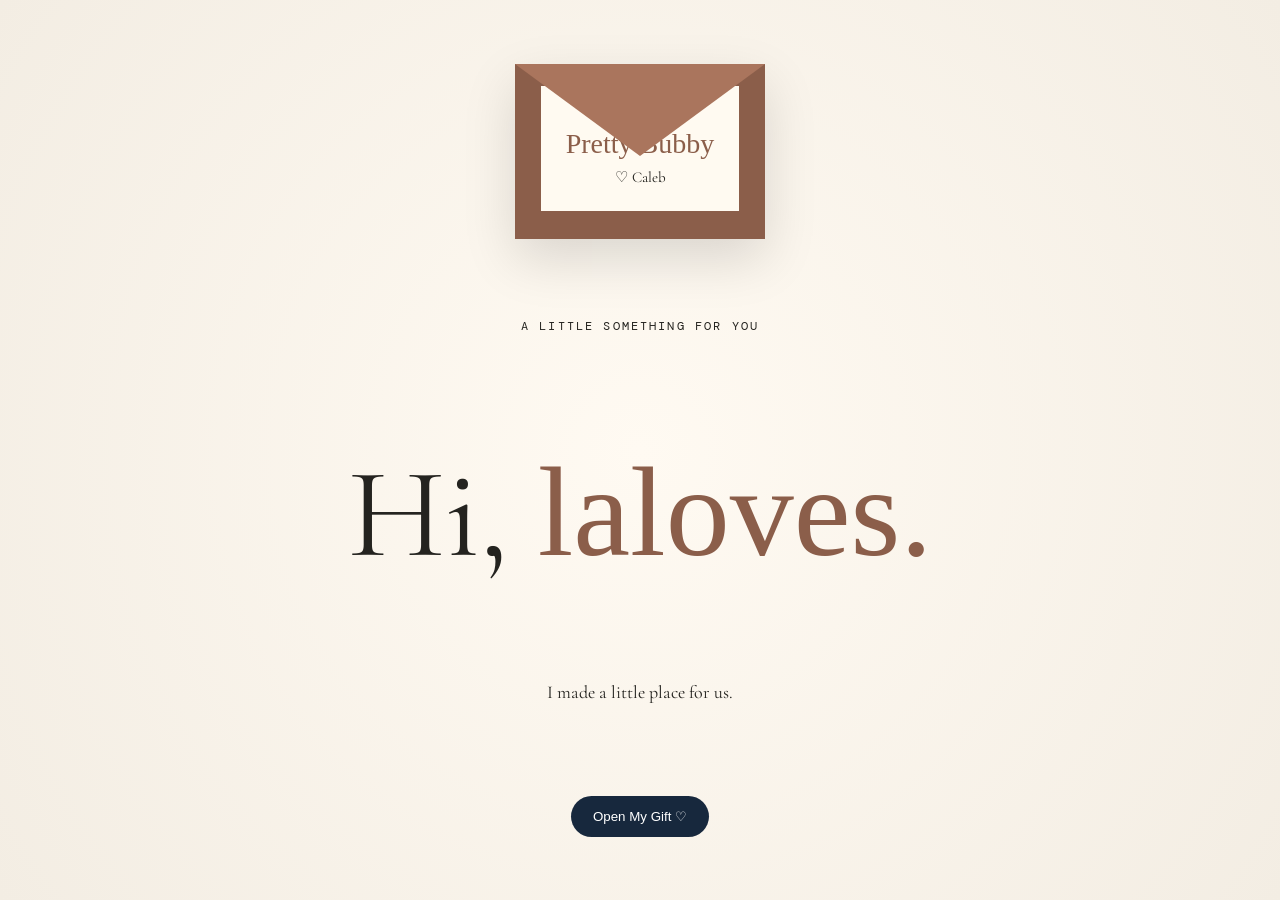
<file: Caleb-Debbie-Monthsary-Website/index.html>
<!doctype html>
<html lang="en">
<head>
<meta charset="utf-8"><meta name="viewport" content="width=device-width,initial-scale=1">
<title>For Debbie ♡</title><link rel="stylesheet" href="css/style.css">
</head>
<body>
<section id="opening" class="opening">
  <div class="envelope"><div class="flap"></div><div class="letter-preview"><small>For my</small><strong>Pretty Bubby</strong><small>♡ Caleb</small></div></div>
  <p class="eyebrow">A little something for you</p><h1>Hi, <em>laloves.</em></h1>
  <p>I made a little place for us.</p><button id="openGift">Open My Gift ♡</button>
</section>
<main id="site" class="hidden">
<header class="nav"><div class="logo">C ♡ D</div><nav><a href="#story">Story</a><a href="#memories">Memories</a><a href="#letter">Letter</a><a href="#love">Things I Love</a><a href="#surprises">Surprises</a></nav></header>
<section class="hero"><div><p class="eyebrow">For Debbie</p><h2>Our little <em>world.</em></h2><p>From one nervous first message to all the memories we keep making.</p><a class="button" href="#story">Start our story ↓</a></div><div class="polaroid"><div class="media-placeholder">Your favorite photo goes here</div><p>“I love you for you.”</p></div></section>
<section id="story" class="section"><div class="heading"><p class="eyebrow">Chapter One</p><h2>Our Story</h2><p>The little moments that became something much bigger.</p></div><div id="timeline" class="timeline"></div></section>
<section id="memories" class="section"><div class="heading"><p class="eyebrow">Our Scrapbook</p><h2>Memories</h2><p>Photos and videos you add through Admin will appear here.</p></div><div id="filters" class="filters"></div><div id="gallery" class="gallery"></div></section>
<section id="letter" class="section dark"><div class="letter-wrap"><p class="eyebrow">Open when you want to hear it from me</p><h2>My Letter</h2><article class="love-letter" id="letterText"></article></div></section>
<section id="love" class="section"><div class="heading"><p class="eyebrow">Things I don't say enough</p><h2>Little Things I Love About You</h2></div><div id="loveGrid" class="love-grid"></div></section>
<section id="surprises" class="section dark"><div class="heading"><p class="eyebrow">Psst...</p><h2>Little Surprises</h2><p>Some things are meant to be discovered.</p></div><div class="surprises">
<button class="surprise" data-message="Read this when you miss me: close your eyes, breathe, and remember I'm thinking about you too. ♡">✉<small>For when you miss me</small></button>
<button class="surprise" data-message="Secret message unlocked. You are my favorite person. ♡">★<small>Secret</small></button>
<button class="surprise" data-message="One day we'll look back at this website and laugh at how much we've changed. I hope we're still holding hands.">♡<small>For our future</small></button>
</div><div class="countdown"><p>Until our next monthsary</p><strong id="countdown">-- : -- : -- : --</strong><small>Days · Hours · Minutes · Seconds</small></div></section>
<section class="section ending"><div class="final-placeholder">Your final favorite photo goes here</div><p class="eyebrow">If you made it all the way here...</p><h2>I'd choose you <em>again.</em></h2><p>Here's to all the places we haven't gone, all the memories we haven't made, and all the versions of us still waiting to happen.</p><div class="heart">♥</div><p class="signature">Forever your bebe,<br>Caleb</p></section>
<footer><span>C ♡ D</span><a href="admin.html">Private Admin</a></footer>
</main><script src="js/app.js"></script>
</body></html>
</file>
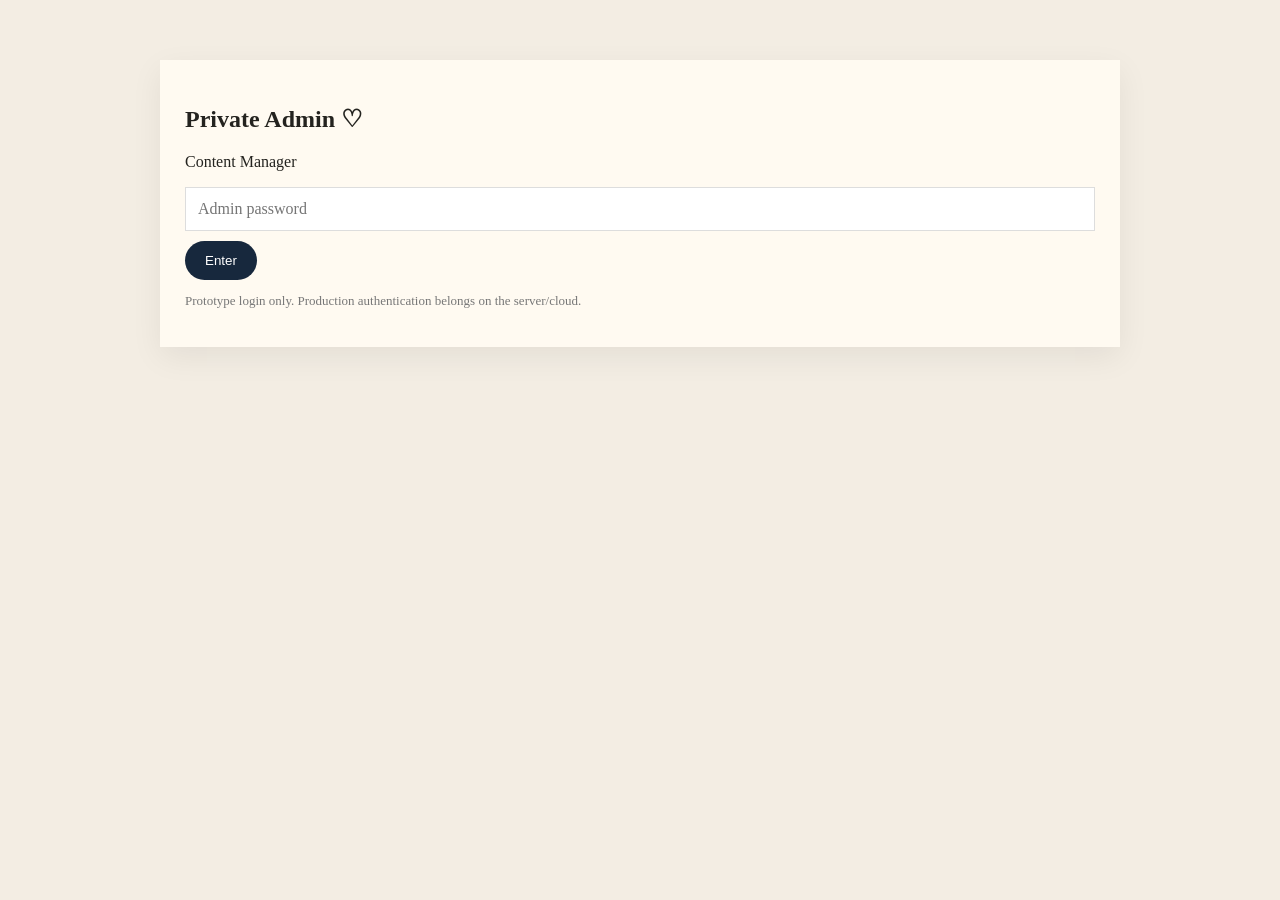
<file: Caleb-Debbie-Monthsary-Website/admin.html>
<!doctype html><html lang="en"><head><meta charset="utf-8"><meta name="viewport" content="width=device-width,initial-scale=1"><title>Private Admin</title><link rel="stylesheet" href="css/admin.css"></head><body><main class="admin">
<section id="login"><h1>Private Admin ♡</h1><p>Content Manager</p><input id="password" type="password" placeholder="Admin password"><button id="loginBtn">Enter</button><p class="note">Prototype login only. Production authentication belongs on the server/cloud.</p></section>
<section id="dash" class="hidden"><header><h1>Website Manager</h1><a href="index.html">View site →</a></header>
<section><h2>Add a Memory</h2><input id="file" type="file" accept="image/*,video/*"><input id="caption" placeholder="Caption"><input id="date" type="date"><input id="category" placeholder="Album/category"><button id="add">Add Memory</button></section>
<section><h2>Memories</h2><div id="list"></div></section>
<section><h2>Letter</h2><textarea id="letter" rows="14"></textarea><button id="saveLetter">Save Letter</button></section></section></main><script src="js/admin.js"></script></body></html>
</file>
<file: Caleb-Debbie-Monthsary-Website/css/style.css>
@import url('https://fonts.googleapis.com/css2?family=Cormorant+Garamond:wght@400;500;600&family=DM+Mono:wght@400&display=swap');
:root{--brown:#8b5e4a;--navy:#17283d;--yellow:#d5ad43;--cream:#f3ede3;--paper:#fffaf1;--ink:#24231f;--black:#11151b}
*{box-sizing:border-box}html{scroll-behavior:smooth}body{margin:0;background:var(--cream);color:var(--ink);font-family:"Cormorant Garamond",Georgia,serif;font-size:18px}a{color:inherit;text-decoration:none}button,.button{border:0;cursor:pointer;border-radius:999px;padding:13px 22px;background:var(--navy);color:white;transition:.25s}button:hover,.button:hover{transform:translateY(-2px)}.hidden{display:none!important}.eyebrow{text-transform:uppercase;letter-spacing:.18em;font:12px "DM Mono",monospace}em{font-family:cursive;color:var(--brown);font-style:normal}
.opening{min-height:100svh;display:grid;place-items:center;text-align:center;padding:28px;background:radial-gradient(circle,#fffaf2,var(--cream))}.opening h1{font-size:clamp(3.4rem,12vw,8rem);font-weight:400;margin:10px}.opening p{margin:8px 0 22px}
.envelope{width:250px;height:175px;background:var(--brown);position:relative;cursor:pointer;box-shadow:0 20px 50px #0002}.flap{position:absolute;inset:0 0 auto;width:0;height:0;border-left:125px solid transparent;border-right:125px solid transparent;border-top:92px solid #aa755d;z-index:2}.letter-preview{position:absolute;z-index:1;background:var(--paper);width:198px;height:125px;left:26px;top:22px;padding:16px;display:flex;flex-direction:column;gap:8px}.letter-preview strong{font:28px cursive;color:var(--brown)}
.nav{position:sticky;top:0;z-index:20;display:flex;justify-content:space-between;align-items:center;padding:15px 6vw;background:#f3ede3dd;backdrop-filter:blur(12px)}.logo{font:24px cursive}.nav nav{display:flex;gap:24px;font:12px "DM Mono",monospace}
.hero{min-height:90svh;padding:90px 7vw;display:grid;grid-template-columns:1fr 1fr;gap:8vw;align-items:center}.hero h2{font-size:clamp(4rem,8vw,8rem);line-height:.8;font-weight:400}.hero p{max-width:550px}.polaroid{background:white;padding:14px 14px 42px;transform:rotate(3deg);box-shadow:0 25px 50px #0002;text-align:center}.media-placeholder,.final-placeholder{min-height:430px;display:grid;place-items:center;background:#c3b39d;color:white;padding:30px}
.section{padding:110px 7vw}.heading{text-align:center;max-width:750px;margin:0 auto 55px}.heading h2{font-size:clamp(3.3rem,7vw,6rem);font-weight:400;margin:12px 0}
.timeline{max-width:900px;margin:auto;position:relative}.timeline:before{content:"";position:absolute;left:50%;top:0;bottom:0;width:1px;background:#8b5e4a66}.timeline-event{width:44%;background:var(--paper);padding:25px;margin-bottom:50px;box-shadow:0 12px 30px #0000000c}.timeline-event:nth-child(even){margin-left:56%}.timeline-date{color:var(--brown);font:12px "DM Mono",monospace}.timeline-event h3{font-size:28px;margin:8px 0}
.filters{display:flex;justify-content:center;gap:8px;flex-wrap:wrap;margin-bottom:30px}.filters button{background:#fff;color:var(--ink);border:1px solid #0001}.gallery{display:grid;grid-template-columns:repeat(3,1fr);gap:18px}.memory{background:white;padding:10px;box-shadow:0 12px 25px #0001}.memory img,.memory video{width:100%;aspect-ratio:1;object-fit:cover;display:block}.memory p{margin:10px 4px 3px}.memory small{font:11px "DM Mono",monospace;color:#777}.empty{text-align:center;grid-column:1/-1}
.dark{background:var(--navy);color:white}.letter-wrap{max-width:820px;margin:auto;text-align:center}.love-letter{margin-top:40px;background:var(--paper);color:var(--ink);padding:55px;text-align:left;box-shadow:0 25px 60px #0005;font-size:23px;line-height:1.7}.love-letter p{font-family:cursive}.signature{text-align:right;color:var(--brown);font-family:cursive}
.love-grid{display:grid;grid-template-columns:repeat(3,1fr);gap:18px;max-width:1000px;margin:auto}.love-item{background:var(--paper);padding:28px;min-height:150px}.love-item h3{color:var(--brown);font-size:28px;margin:0 0 8px}
.surprises{max-width:950px;margin:auto;display:grid;grid-template-columns:repeat(3,1fr);gap:18px}.surprise{min-height:180px;border-radius:15px;background:#213650;font-size:48px}.surprise small{display:block;font:14px "DM Mono",monospace;margin-top:12px}.countdown{text-align:center;margin:80px auto 0}.countdown strong{display:block;font:clamp(35px,8vw,90px) cursive;margin:15px}.countdown small{font:11px "DM Mono",monospace}
.ending{text-align:center;max-width:1100px;margin:auto}.final-placeholder{margin:0 auto 60px;max-width:750px}.ending h2{font-size:clamp(4rem,8vw,8rem);font-weight:400;line-height:.9}.heart{font-size:80px;color:var(--brown);animation:pulse 2s infinite}@keyframes pulse{50%{transform:scale(1.12)}}footer{padding:30px 7vw;display:flex;justify-content:space-between;font:12px "DM Mono",monospace}
@media(max-width:700px){.nav nav{display:none}.hero{grid-template-columns:1fr;padding-top:60px}.hero h2{font-size:5rem}.gallery{grid-template-columns:repeat(2,1fr)}.love-grid,.surprises{grid-template-columns:1fr}.timeline:before{left:7px}.timeline-event,.timeline-event:nth-child(even){width:calc(100% - 32px);margin-left:32px}.love-letter{padding:28px;font-size:20px}.media-placeholder,.final-placeholder{min-height:300px}}
</file>
<file: Caleb-Debbie-Monthsary-Website/css/admin.css>
*{box-sizing:border-box}body{margin:0;background:#f3ede3;color:#24231f;font-family:Georgia,serif}.admin{max-width:1000px;margin:auto;padding:40px 20px}.admin section{background:#fffaf1;padding:25px;margin:20px 0;box-shadow:0 10px 30px #0001}.hidden{display:none!important}input,textarea{display:block;width:100%;padding:12px;margin:10px 0;border:1px solid #ddd;background:white;font:inherit}button{background:#17283d;color:white;border:0;border-radius:999px;padding:12px 20px;cursor:pointer}.note{font-size:13px;color:#777}.memory-admin{display:grid;grid-template-columns:100px 1fr auto;gap:15px;align-items:center;padding:12px 0;border-bottom:1px solid #ddd}.memory-admin img,.memory-admin video{width:100px;height:100px;object-fit:cover}@media(max-width:600px){.memory-admin{grid-template-columns:70px 1fr}.memory-admin img,.memory-admin video{width:70px;height:70px}.memory-admin button{grid-column:2}}
</file>
